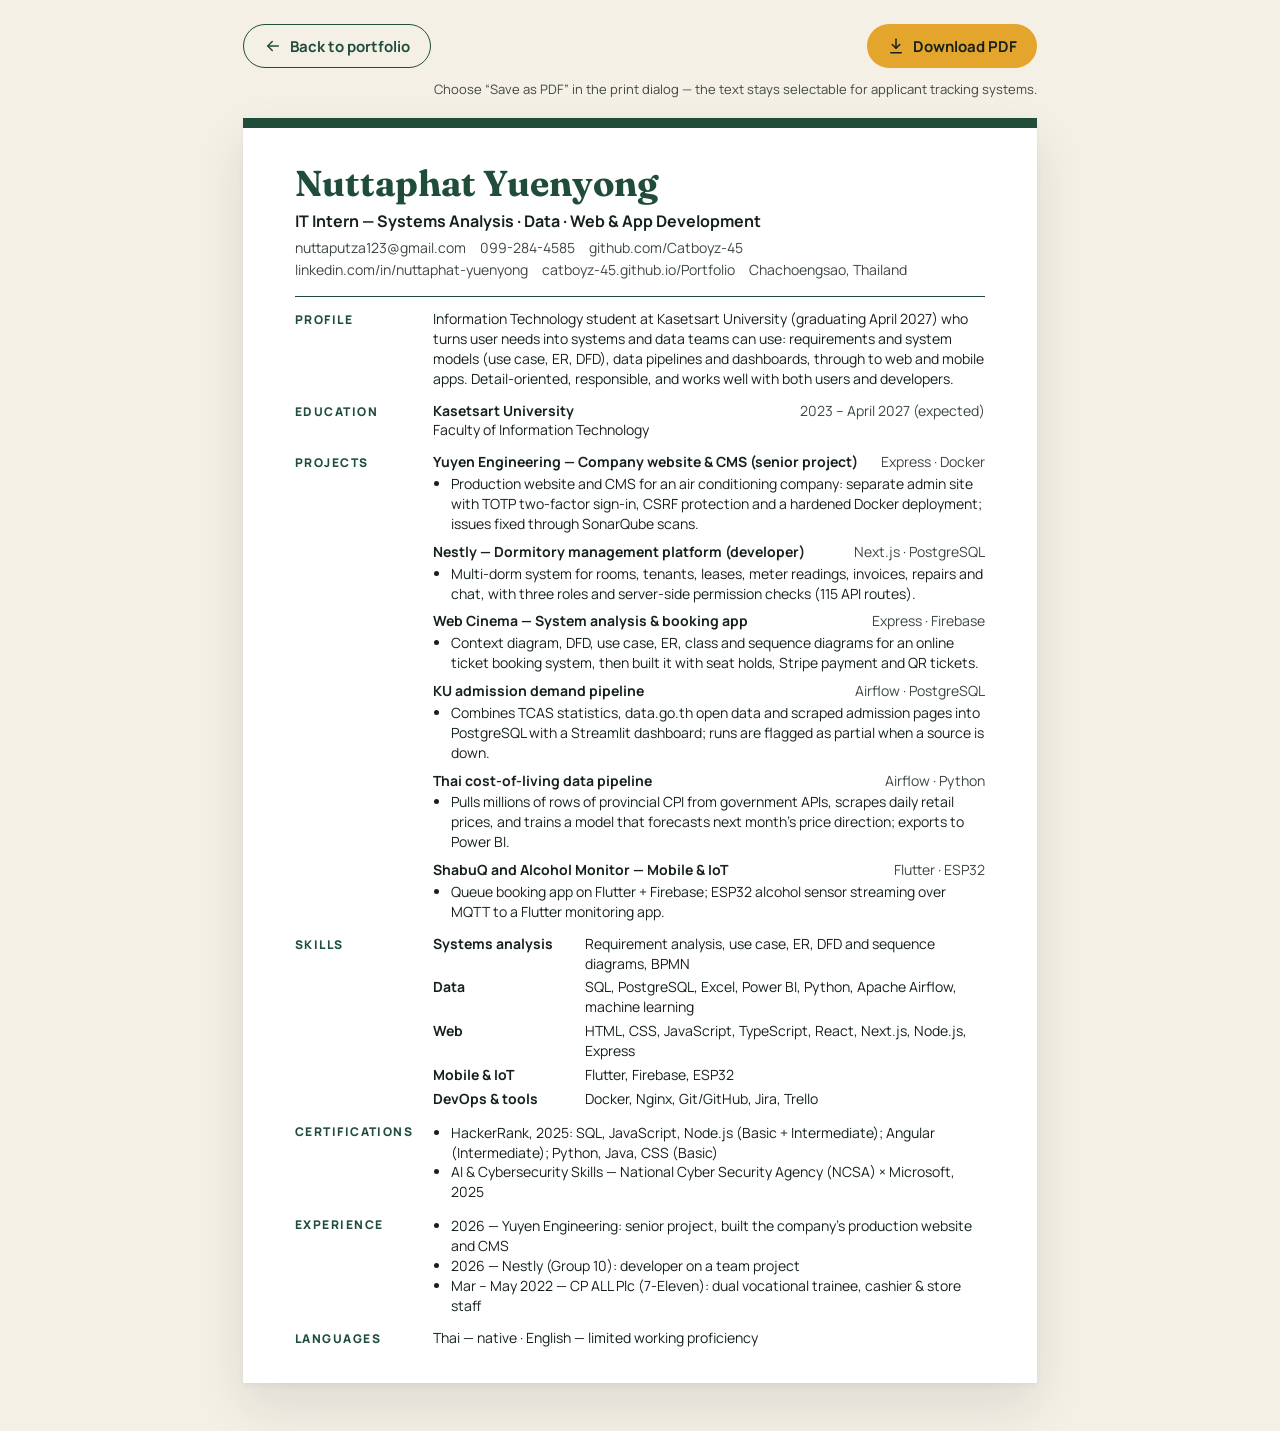
<file: resume.html>
<!DOCTYPE html>
<html lang="en">
  <head>
    <meta charset="UTF-8" />
    <meta name="viewport" content="width=device-width, initial-scale=1.0" />
    <title>Nuttaphat Yuenyong — Resume</title>
    <meta name="description" content="Resume of Nuttaphat Yuenyong, IT intern candidate in systems analysis, data, and web and app development, Kasetsart University." />
    <link rel="icon" href="images/favicon.svg" type="image/svg+xml" />
    <link rel="preconnect" href="https://fonts.googleapis.com" />
    <link rel="preconnect" href="https://fonts.gstatic.com" crossorigin />
    <link
      href="https://fonts.googleapis.com/css2?family=Fraunces:opsz,wght@9..144,700&family=Manrope:wght@400;500;600;700;800&display=swap"
      rel="stylesheet"
    />
    <style>
      :root {
        --green: #1f4d3a;
        --green-dark: #173b2d;
        --gold: #e3a52b;
        --cream: #f5f0e6;
        --ink: #16211c;
        --muted: #3d4843;
        --ease-out: cubic-bezier(0.2, 0.7, 0.2, 1);
      }

      * {
        box-sizing: border-box;
      }

      body {
        margin: 0;
        padding: 24px 16px 48px;
        background: var(--cream);
        color: var(--ink);
        font-family: "Manrope", system-ui, sans-serif;
        -webkit-font-smoothing: antialiased;
      }

      .toolbar {
        max-width: 794px;
        margin: 0 auto 20px;
        display: flex;
        flex-wrap: wrap;
        align-items: center;
        justify-content: space-between;
        gap: 12px;
      }

      .btn {
        display: inline-flex;
        align-items: center;
        gap: 8px;
        min-height: 44px;
        padding: 0 20px;
        border: 0;
        border-radius: 999px;
        font: 700 15px/1 "Manrope", sans-serif;
        text-decoration: none;
        cursor: pointer;
        transition: transform 300ms cubic-bezier(0.34, 1.4, 0.64, 1), box-shadow 300ms ease, background-color 200ms ease;
      }

      .btn:hover {
        transform: translateY(-2px);
      }

      .btn svg {
        width: 18px;
        height: 18px;
        fill: none;
        stroke: currentColor;
        stroke-width: 2;
        stroke-linecap: round;
        stroke-linejoin: round;
      }

      .btn-back {
        background: transparent;
        color: var(--green);
        border: 1.5px solid var(--green);
      }

      .btn-back:hover {
        background: var(--green);
        color: var(--cream);
      }

      .btn-print {
        background: var(--gold);
        color: var(--ink);
      }

      .btn-print:hover {
        box-shadow: 0 10px 24px rgba(227, 165, 43, 0.35);
      }

      .btn:focus-visible {
        outline: 3px solid var(--gold);
        outline-offset: 3px;
      }

      .hint {
        width: 100%;
        margin: 0;
        font-size: 13px;
        color: var(--muted);
        text-align: right;
      }

      /* A4 sheet: 210 x 297 mm */
      .page {
        width: 210mm;
        max-width: 100%;
        min-height: 297mm;
        margin: 0 auto;
        background: #fff;
        box-shadow: 0 2px 6px rgba(22, 33, 28, 0.06), 0 24px 48px rgba(22, 33, 28, 0.1);
        border-top: 10px solid var(--green);
        padding: 36px 52px 36px;
        font-size: 14px;
        line-height: 1.42;
        animation: sheet-in 800ms var(--ease-out) both;
      }

      .page > * {
        animation: rise 700ms var(--ease-out) both;
        animation-delay: calc(var(--d, 0) * 70ms + 200ms);
      }

      header {
        padding-bottom: 16px;
        border-bottom: 1.5px solid var(--green);
      }

      h1 {
        margin: 0;
        font-family: "Fraunces", Georgia, serif;
        font-size: 36px;
        line-height: 1.1;
        color: var(--green);
      }

      .role {
        margin: 6px 0 0;
        font-size: 16px;
        font-weight: 700;
      }

      .contact-line {
        margin: 6px 0 0;
        display: flex;
        flex-wrap: wrap;
        gap: 2px 14px;
        font-size: 14px;
        color: var(--muted);
      }

      .contact-line a {
        color: inherit;
        text-decoration: none;
      }

      .contact-line a:hover {
        color: var(--green);
        text-decoration: underline;
      }

      section {
        display: grid;
        grid-template-columns: 116px minmax(0, 1fr);
        gap: 0 22px;
        padding-top: 12px;
      }

      h2 {
        margin: 2px 0 0;
        font-size: 12px;
        font-weight: 800;
        letter-spacing: 0.12em;
        text-transform: uppercase;
        color: var(--green);
      }

      p {
        margin: 0;
      }

      .item + .item {
        margin-top: 8px;
      }

      .item-head {
        display: flex;
        justify-content: space-between;
        gap: 16px;
      }

      .item-head span {
        color: var(--muted);
        white-space: nowrap;
      }

      ul {
        margin: 2px 0 0;
        padding-left: 18px;
      }

      dl {
        margin: 0;
        display: grid;
        grid-template-columns: 140px minmax(0, 1fr);
        gap: 4px 12px;
      }

      dt {
        font-weight: 700;
      }

      dd {
        margin: 0;
      }

      @keyframes sheet-in {
        from {
          opacity: 0;
          transform: translateY(24px) scale(0.985);
        }
        to {
          opacity: 1;
          transform: none;
        }
      }

      @keyframes rise {
        from {
          opacity: 0;
          transform: translateY(12px);
        }
        to {
          opacity: 1;
          transform: none;
        }
      }

      @media (max-width: 640px) {
        .page {
          padding: 28px 20px 32px;
          min-height: 0;
        }

        section,
        dl {
          grid-template-columns: minmax(0, 1fr);
        }

        h2 {
          margin-bottom: 6px;
        }

        dd + dt {
          margin-top: 6px;
        }

        .hint {
          text-align: left;
        }
      }

      @media (prefers-reduced-motion: reduce) {
        .page,
        .page > * {
          animation: none;
        }

        .btn {
          transition: none;
        }
      }

      @media print {
        @page {
          size: A4;
          margin: 0;
        }

        body {
          padding: 0;
          background: #fff;
        }

        .toolbar {
          display: none;
        }

        .page {
          width: 210mm;
          height: 297mm;
          min-height: 0;
          box-shadow: none;
          animation: none;
          overflow: hidden;
          -webkit-print-color-adjust: exact;
          print-color-adjust: exact;
        }

        .page > * {
          animation: none;
        }
      }
    </style>
  </head>
  <body>
    <div class="toolbar">
      <a class="btn btn-back" href="index.html">
        <svg viewBox="0 0 24 24" aria-hidden="true"><path d="M19 12H5" /><path d="m11 18-6-6 6-6" /></svg>
        Back to portfolio
      </a>
      <button class="btn btn-print" type="button" onclick="window.print()">
        <svg viewBox="0 0 24 24" aria-hidden="true"><path d="M12 3v12" /><path d="m7 10 5 5 5-5" /><path d="M5 21h14" /></svg>
        Download PDF
      </button>
      <p class="hint">Choose “Save as PDF” in the print dialog — the text stays selectable for applicant tracking systems.</p>
    </div>

    <article class="page">
      <header style="--d: 0">
        <h1>Nuttaphat Yuenyong</h1>
        <p class="role">IT Intern — Systems Analysis · Data · Web &amp; App Development</p>
        <p class="contact-line">
          <a href="mailto:nuttaputza123@gmail.com">nuttaputza123@gmail.com</a>
          <span>099-284-4585</span>
          <a href="https://github.com/Catboyz-45">github.com/Catboyz-45</a>
          <a href="https://www.linkedin.com/in/nuttaphat-yuenyong">linkedin.com/in/nuttaphat-yuenyong</a>
          <a href="https://catboyz-45.github.io/Portfolio/">catboyz-45.github.io/Portfolio</a>
          <span>Chachoengsao, Thailand</span>
        </p>
      </header>

      <section style="--d: 1">
        <h2>Profile</h2>
        <p>
          Information Technology student at Kasetsart University (graduating April 2027) who turns user needs into
          systems and data teams can use: requirements and system models (use case, ER, DFD), data pipelines and dashboards, through
          to web and mobile apps. Detail-oriented, responsible, and works well with both users and developers.
        </p>
      </section>

      <section style="--d: 2">
        <h2>Education</h2>
        <div>
          <div class="item-head"><strong>Kasetsart University</strong><span>2023 – April 2027 (expected)</span></div>
          <p>Faculty of Information Technology</p>
        </div>
      </section>

      <section style="--d: 3">
        <h2>Projects</h2>
        <div>
          <div class="item">
            <div class="item-head"><strong>Yuyen Engineering — Company website &amp; CMS (senior project)</strong><span>Express · Docker</span></div>
            <ul>
              <li>Production website and CMS for an air conditioning company: separate admin site with TOTP two-factor sign-in, CSRF protection and a hardened Docker deployment; issues fixed through SonarQube scans.</li>
            </ul>
          </div>
          <div class="item">
            <div class="item-head"><strong>Nestly — Dormitory management platform (developer)</strong><span>Next.js · PostgreSQL</span></div>
            <ul>
              <li>Multi-dorm system for rooms, tenants, leases, meter readings, invoices, repairs and chat, with three roles and server-side permission checks (115 API routes).</li>
            </ul>
          </div>
          <div class="item">
            <div class="item-head"><strong>Web Cinema — System analysis &amp; booking app</strong><span>Express · Firebase</span></div>
            <ul>
              <li>Context diagram, DFD, use case, ER, class and sequence diagrams for an online ticket booking system, then built it with seat holds, Stripe payment and QR tickets.</li>
            </ul>
          </div>
          <div class="item">
            <div class="item-head"><strong>KU admission demand pipeline</strong><span>Airflow · PostgreSQL</span></div>
            <ul>
              <li>Combines TCAS statistics, data.go.th open data and scraped admission pages into PostgreSQL with a Streamlit dashboard; runs are flagged as partial when a source is down.</li>
            </ul>
          </div>
          <div class="item">
            <div class="item-head"><strong>Thai cost-of-living data pipeline</strong><span>Airflow · Python</span></div>
            <ul>
              <li>Pulls millions of rows of provincial CPI from government APIs, scrapes daily retail prices, and trains a model that forecasts next month’s price direction; exports to Power BI.</li>
            </ul>
          </div>
          <div class="item">
            <div class="item-head"><strong>ShabuQ and Alcohol Monitor — Mobile &amp; IoT</strong><span>Flutter · ESP32</span></div>
            <ul>
              <li>Queue booking app on Flutter + Firebase; ESP32 alcohol sensor streaming over MQTT to a Flutter monitoring app.</li>
            </ul>
          </div>
        </div>
      </section>

      <section style="--d: 4">
        <h2>Skills</h2>
        <dl>
          <dt>Systems analysis</dt>
          <dd>Requirement analysis, use case, ER, DFD and sequence diagrams, BPMN</dd>
          <dt>Data</dt>
          <dd>SQL, PostgreSQL, Excel, Power BI, Python, Apache Airflow, machine learning</dd>
          <dt>Web</dt>
          <dd>HTML, CSS, JavaScript, TypeScript, React, Next.js, Node.js, Express</dd>
          <dt>Mobile &amp; IoT</dt>
          <dd>Flutter, Firebase, ESP32</dd>
          <dt>DevOps &amp; tools</dt>
          <dd>Docker, Nginx, Git/GitHub, Jira, Trello</dd>
        </dl>
      </section>

      <section style="--d: 5">
        <h2>Certifications</h2>
        <ul>
          <li>HackerRank, 2025: SQL, JavaScript, Node.js (Basic + Intermediate); Angular (Intermediate); Python, Java, CSS (Basic)</li>
          <li>AI &amp; Cybersecurity Skills — National Cyber Security Agency (NCSA) × Microsoft, 2025</li>
        </ul>
      </section>

      <section style="--d: 6">
        <h2>Experience</h2>
        <ul>
          <li>2026 — Yuyen Engineering: senior project, built the company’s production website and CMS</li>
          <li>2026 — Nestly (Group 10): developer on a team project</li>
          <li>Mar – May 2022 — CP ALL Plc (7-Eleven): dual vocational trainee, cashier &amp; store staff</li>
        </ul>
      </section>

      <section style="--d: 7">
        <h2>Languages</h2>
        <p>Thai — native · English — limited working proficiency</p>
      </section>
    </article>
  </body>
</html>
</file>
